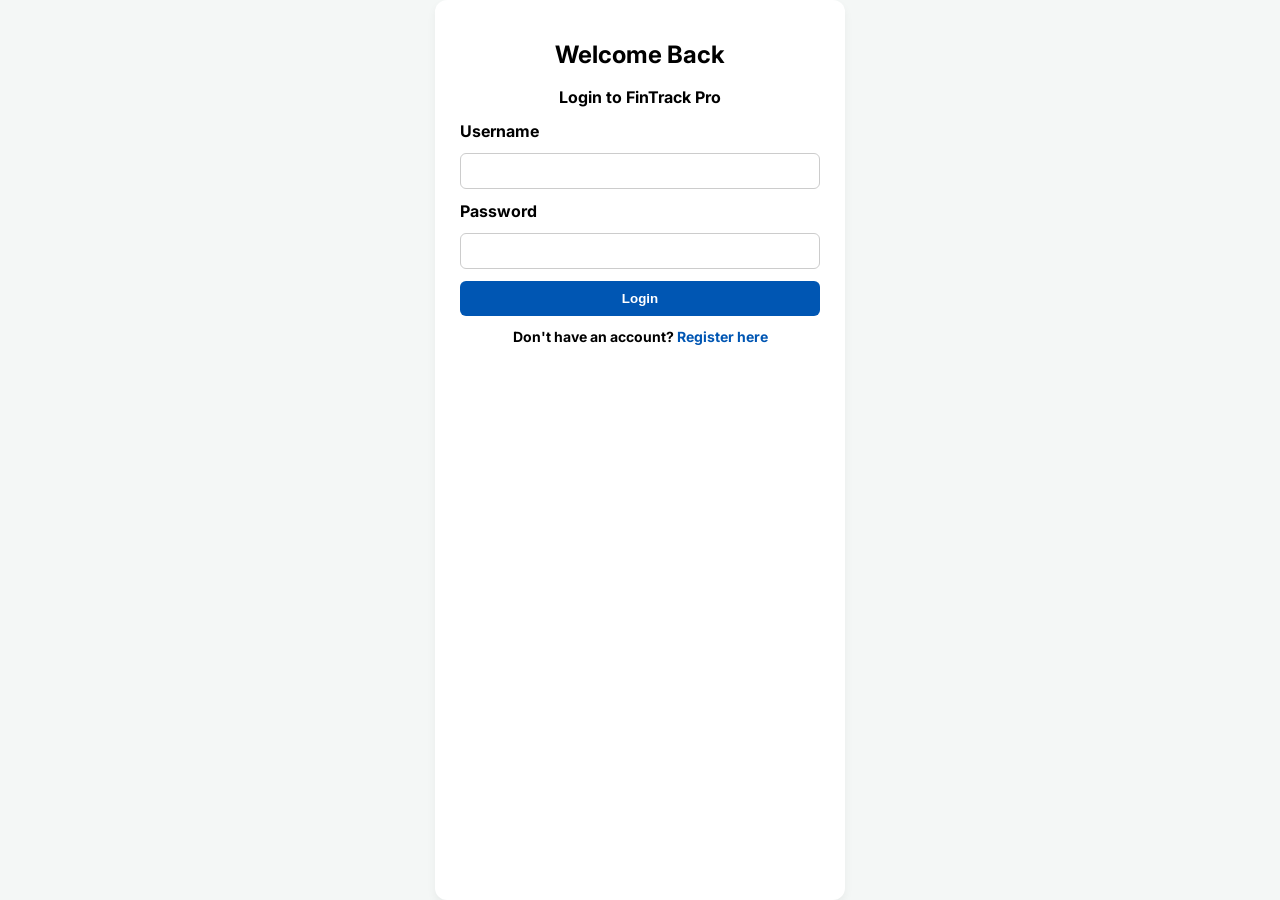
<file: login.html>
<!DOCTYPE html>
<html lang="en">
<head>
    <meta charset="UTF-8">
    <meta name="viewport" content="width=device-width, initial-scale=1.0">
    <title>Fintrack Pro</title>
    <link rel="preconnect" href="https://fonts.googleapis.com">
<link rel="preconnect" href="https://fonts.gstatic.com" crossorigin>
<link href="https://fonts.googleapis.com/css2?family=Inter:wght@400;500;600;700&display=swap" rel="stylesheet">
    <link rel="stylesheet" href="style.css">
</head>
<body>
    <main>
        <div class="login-page">
            <section class="login-card">
                <div class="welcome-txt"><h3>Welcome Back</h3>
                <h4>Login to FinTrack Pro</h4></div>
            <form id="login">
                
                <label for="username">Username</label>
                <input type="text" name="Username" id="username" required>
                <label for="password">Password</label>
                <input type="password" id="password" required>
                <button class="login-btn btn">Login</button>
                
            </form>
            <div class="txt"><span> Don't have an account?</span>
                <a href="register.html">Register here</a></div>
        </section>
        </div>
    </main>
    <script src="script.js"></script>
</body>
</html>
</file>
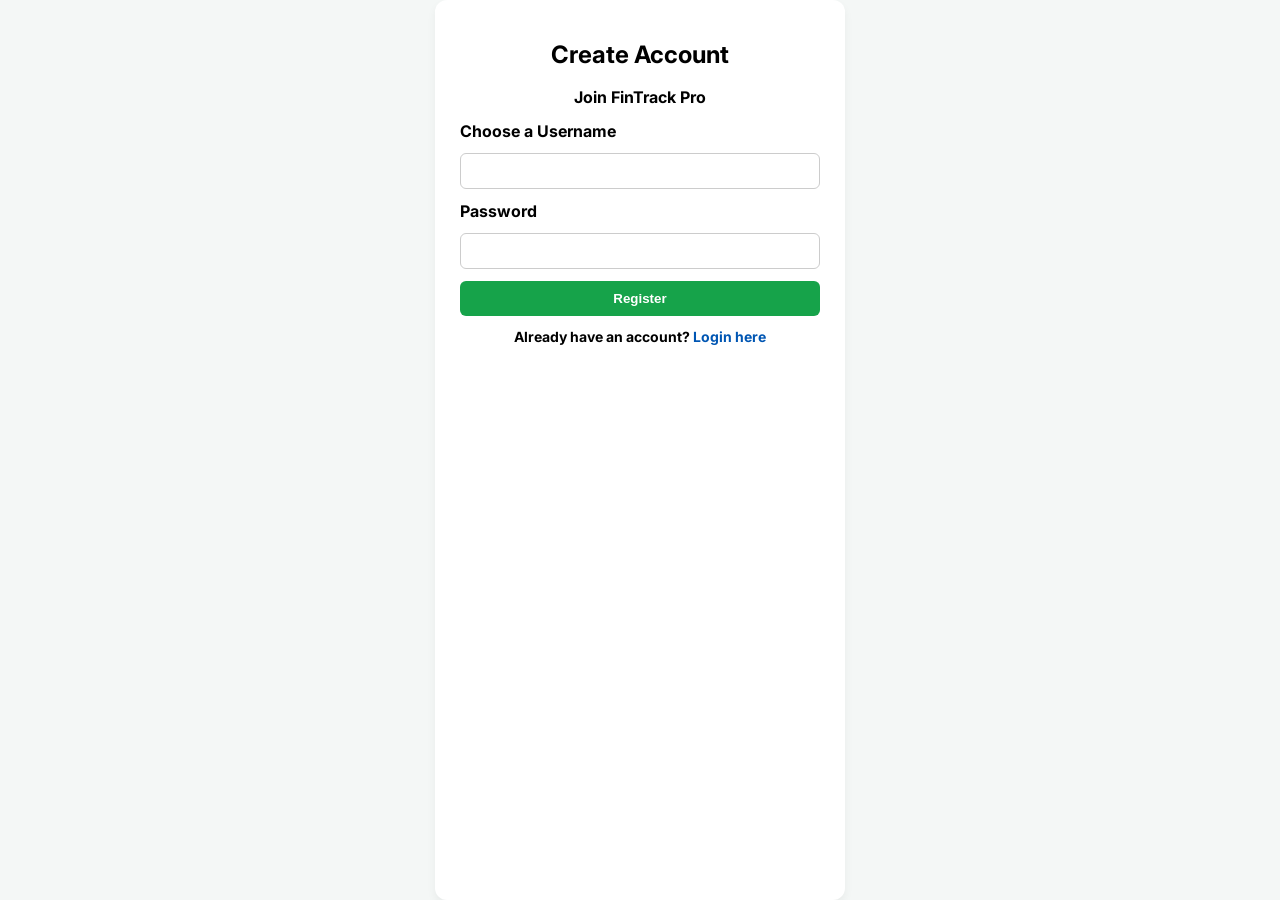
<file: register.html>
<!DOCTYPE html>
<html lang="en">
<head>
    <meta charset="UTF-8">
    <meta name="viewport" content="width=device-width, initial-scale=1.0">
    <title>Fintrack Pro</title>
    <link rel="preconnect" href="https://fonts.googleapis.com">
<link rel="preconnect" href="https://fonts.gstatic.com" crossorigin>
<link href="https://fonts.googleapis.com/css2?family=Inter:wght@400;500;600;700&display=swap" rel="stylesheet">
    <link rel="stylesheet" href="style.css">
</head>
<body>
    <main>
        <div class="login-page">
            <section class="login-card">
                <div class="welcome-txt"><h3>Create Account</h3>
                <h4>Join FinTrack Pro</h4></div>
            <form id="register">
                
                <label for="username">Choose a Username</label>
                <input type="text" name="Username" id="username" required>
                <label for="password">Password</label>
                <input type="password" id="password" required>
                <button class="register-btn btn">Register</button>
                
            </form>
            <div class="txt"><span> Already have an account?</span>
                <a href="./login.html">Login here</a></div>
        </section>
        </div>
    </main>
    <script src="script.js"></script>
</body>
</html>
</file>
<file: style.css>
*{
   margin: 0;
   padding: 0;
   box-sizing: border-box;
}

html, body,main {
   width: 100%;
   height: 100%;
    font-family: "Inter", sans-serif;
}
:root{

    /* Colors */

    --primary:#0056B3;
    --primary-hover:#4338CA;
    --light-color : #6b7280;
    --success:#16A34A;
    --danger:#DC2626;
    --primary-blue: #dbeafe;
    --primary-blue-text: #1e40af;

    --background:#F8FAFC;
    --background-card:#F8F9FB;
    --border:#CCCCCC;
    --border-color: #e5e7eb;
    --green-color:#026D2B;

    /* Shadow */
    --shadow:
    0 5px 10px rgba(0,0,0,.05);

}
.login-page{
    width: 100%;
    height: 100vh;
    display: flex;
    justify-content: center;
    align-items: center;
    background-color: #F4F7F6;
}
.login-card{
    width: 410px;
    padding:40px 25px;
    border-radius: 12px;
    /* outline: 3px solid lime; */
    box-shadow: var(--shadow);
    background-color: #fff;

}
form{
    /* outline: 3px solid red; */
    display: flex;
    flex-direction: column;
    gap: 12px;
}
form label{
    font-size: 16px;
    font-weight: 700;
}
form input{
    height: 36px;
    padding: 10px;
    width: 100%;
    border-radius: 6px;
    padding: 0 16px;
    border: 1px solid var(--border);
}
form .btn{
    padding: 10px;
    width: 100%;
    color: white;
    border-radius: 6px;
    font-weight: 600;
    border: none;
    cursor: pointer;
}
form .login-btn{
    background: var(--primary);
}
form .register-btn{
    background: var(--success);
}
.welcome-txt{
    display: flex;
    flex-direction: column;
    justify-content: center;
    align-items: center;
    gap: 18px;
}
.welcome-txt h3{
font-size: 24px;
    font-weight: 700;

}
.welcome-txt h4{
font-size: 16px;
    font-weight: 700;
    margin-bottom: 14px;
}
.login-card .txt{
    text-align: center;
    font-size: 14px;
    margin: 12px 0px;
    font-weight: 700;
}
.login-card .txt a{
    text-decoration: none;
    color: var(--primary);
}
main{
display: flex;
justify-content: center;
align-items: center;
font-family: inter;
position: relative;
    
}
.dark-mode{
    width: 100%;
    min-height: 150%;
    position: absolute;
    background-color: rgba(0, 0, 0, 0.494);
    z-index: 2;
}


/* Side Bar */


aside{
    height: 100%;
    width: 17%;
    padding: 24px;
    border: 1px solid var(--border-color);
    position: sticky;
    /* background-color: red; */
}
.logo{
    font-size:24px;
    display: flex;
    align-items: center;
    gap: 1rem;
    margin: 0 0 40px;
}
.logo-txt h2{
font-size: 18px;
}
.logo-txt p{
    font-size: 12px;
    color: var(--light-color);
}
.aside-links-section{
    height: 85%;
    /* background-color: red; */
}
.aside-item-container{
    /* background-color: crimson; */
    padding: 12px 16px;
    margin: 0 0 8px;
    border-radius: 8px;
    cursor: pointer;
    color: var(--light-color);
}
.active{
background-color: var(--primary-blue);
color: var(--primary-blue-text);
}
.aside-item-container p{
    font-size: 16px;
    text-decoration: none;
    font-weight: 500;
    
}
.btn{
    width: 100%;
    background-color: black;
    color: white;
    text-decoration: none;
    font-weight:600 ;
    padding: 14px;
    border-radius: 8px;
}
.add-transactions-btn{
    cursor: pointer;
}

/* Section */


section{
    background-color: #F8F9FB;
    height: 100%;
    width: 83%;
}
nav{
    padding: 16px 32px;
    display: flex;
    gap: 5px;
    background-color: #fff;
    justify-content: flex-end;
    align-items: center;
    border: 1px solid var(--border-color);
}
button i{
    font-size: 14px;
    font-weight: 600;
    margin-right: 8px;
}
#logout-btn{
font-size: 14px;
font-weight: 500;
padding: 8px 16px;
margin: 0 0 0 20px;
background: #FFFFFF;
border: 1px solid var(--border);
border-radius: 5px;
letter-spacing: 1px;
cursor: pointer;
}
.hero-section{
    padding: 32px;
}
.dashboard-section{
    /* display: none; */
}
.main-heading{
    margin: 0px 0px 24px 0px;
}
.main-heading h1{
    font-size: 28px;
    margin-bottom: 4px;
}
.main-heading p{
    font-size: 14px;
    color: var(--light-color);
}
.card-container{
    display: grid;
    grid-template-columns: repeat(4, 1fr);
    gap: 20px;
    margin-bottom: 24px;
}
.card{
    background-color: var(--background-card);
    display: flex;
    flex-direction: column;
    padding: 20px;
    border: 1px solid var(--border-color);
    border-radius: 12px;

}
.card-icon{
    width: 40px;
    height: 40px;
    border-radius: 8px;
    display: flex;
    align-items: center;
    justify-content: center;
    margin-bottom: 16px;
    
}
.bg-blue{
    background-color: #DBEAFE;
    color: #1E40AF;
}
.bg-green{
    background-color: #DCFCE7;
    color: #166534;
}
.bg-red{
    color: #991B1B;
    background-color:#FEE2E2
}
.about-card{
font-size: 14px;
margin-bottom: 4px;
color: var(--light-color);
}
.card-amount{
    font-size: 24px;
    background: none;
}
.card-amount-color{
    font-weight: 600;
}

.graph-preferences-container{
    display: flex;
    gap: 1rem;
}
.container{
    padding: 20px;
    margin: 0 0 20px;
    border: 1px solid var(--border-color);
    border-radius: 12px;
}
.cash-flow{
    width:75%;
    background-color: var(--background-card);
}
.h3-heading{
    font-size: 24px;
    margin-bottom: 16px;
}
.preferences{
    width: 25%;
}
.transactions{
    width: 65%;
    background-color: white;
}
.dark-mode-section{
    width: 100%;
    padding: 16px 0px;
    display: flex;
    align-items: center;
    justify-content: space-between;
}
.toggle{
    height: 24px;
    width: 44px;
    border-radius: 24px;
    background-color:#CCCCCC;
    cursor: pointer;
    position: relative;
     transition: 0.2s;
}
.toggle::before{
    height: 18px;
    width: 18px;
    border-radius: 18px;
    background-color: rgb(255, 255, 255);
    content: "";
    position: absolute;
    margin: 3px;
    transition: 0.2s;
}
input:checked + .toggle{
    background-color :#3B82F6;
}
input:checked + .toggle::before{
    transform: translateX(18px);
}
#toggle-check{
    display: none;
}
.line{
    width: 100%;
    height: 1px;
    background-color: var(--border);
}
.reset-btn{
    width: 100%;
    margin: 16px 0 0 0;
    padding: 8px 16px;
    color: #991B1B;
    border: 1px solid #ffcccc;
    background-color: #FFF5F5;
    border-radius: 6px;
    font-weight: 600;
    cursor: pointer;
}
/* .marker{
    width: 100%;
}
.rectangle{
    width: 1rem;
    height: 1rem;
    background-color: black;
} */
.search-select{
    width: 100%;
    display: flex;
    align-items: center;
    /* background-color: black; */
    gap: 1rem;
}

.search{
    width: 35%;
    padding: 10px 16px;
    /* background-color: crimson; */
    background-color: var(--background-card);
    border-radius: 8px;
    display: flex;
    align-items: center;
    gap: 1rem;
}
.search #search{
    text-decoration: none;
    border: none;
    outline: none;
    background-color: #F8F9FB;
    
}
.menu-types{
    width: 65%;
    /* background-color: red; */
}
.drop-down-menu{
    padding: 10px;
    width: 100%;
    background-color: var(--background-card);
    border: 1px solid var(--border-color);
    border-radius: 8px;
}

.table-container{
    width: 100%;
    /* background-color: red; */
}
.table-container table{
    width: 100%;
    /* background-color: blue; */
    border-collapse: collapse;
}
#table-header td{ 
    padding: 12px 8px;
    font-size: 12px;
    font-weight: 600;
    color: var(--light-color);
    /* background-color: yellow; */
    /* outline: 3px solid red; */
    width: 20%;
    border-bottom: 1px solid var(--border-color);

}
#table-body td{
    font-size: 14px;
    padding: 16px 8px;
    border-bottom: 1px solid var(--border-color);
}
#category-cell{
    font-size: 12px;
    padding: 4px 8px;
    /* background-color: #0d5bf7; */
}
.edit-btn{
    color:#1E40AF ;
}
.delete-btn{
    color:#991B1B;
}
.actions-btn{
    padding: 4px 8px;
    border: none;
    background-color: white;
    cursor: pointer;
}

/* Settings Section */



.settings-section{
    /* display: none; */
}
.profile-card{
    background-color: #FFFFFF;
    display: flex;
    flex-direction: column;
    padding: 20px;
    border: 1px solid var(--border-color);
    border-radius: 12px;
    width: 65%;
}
.profile-card h3{
    font-size: 24px;
    margin: 0 0 16px;
}
.form-container{
    display: grid;
    grid-template-columns: repeat(2,1fr);
    gap: 1rem;
    margin-bottom: 20px;
}
.form-input{
    display: flex;
    flex-direction: column;
    gap: 0.5rem;
    margin-bottom: 12px;
    
    
}
.form-input span{
    font-size: 14px;
    font-weight: 500;
}
.form-input input{
    padding: 10px;
    background-color: var(--background-card);
    border: 1px solid var(--border-color);
    border-radius: 8px;
}
.save-changes-btn{
    width: fit-content;
    padding: 10px 20px;
    margin: 30px 0 10px;}


/* Modal Pop up Window */


.modal-container{
    z-index: 3;
    width: 25rem;
    position: absolute;
    background-color:#FFFFFF;
    padding: 20px;
    border-radius: 8px;
}
.modal .header{
    display: flex;
    justify-content: space-between;
    margin-bottom: 20px;
}
.modal-title{
    font-size: 19px;
}
.close-modal{
    font-size: 24px;
    cursor: pointer;
}
.amount-date{
    display: grid;
    grid-template-columns: repeat(2,1fr);
    gap: 1rem;
}
#description-cell{
    font-weight: 600;
}
.amount-cell{
    font-weight: 600;
}
#expense{
color: darkred;
}
#income{
    color: var(--green-color);
}

.save-transaction-btn{
    padding: 10px 20px;
}
.hidden{
    display: none;
}
</file>
